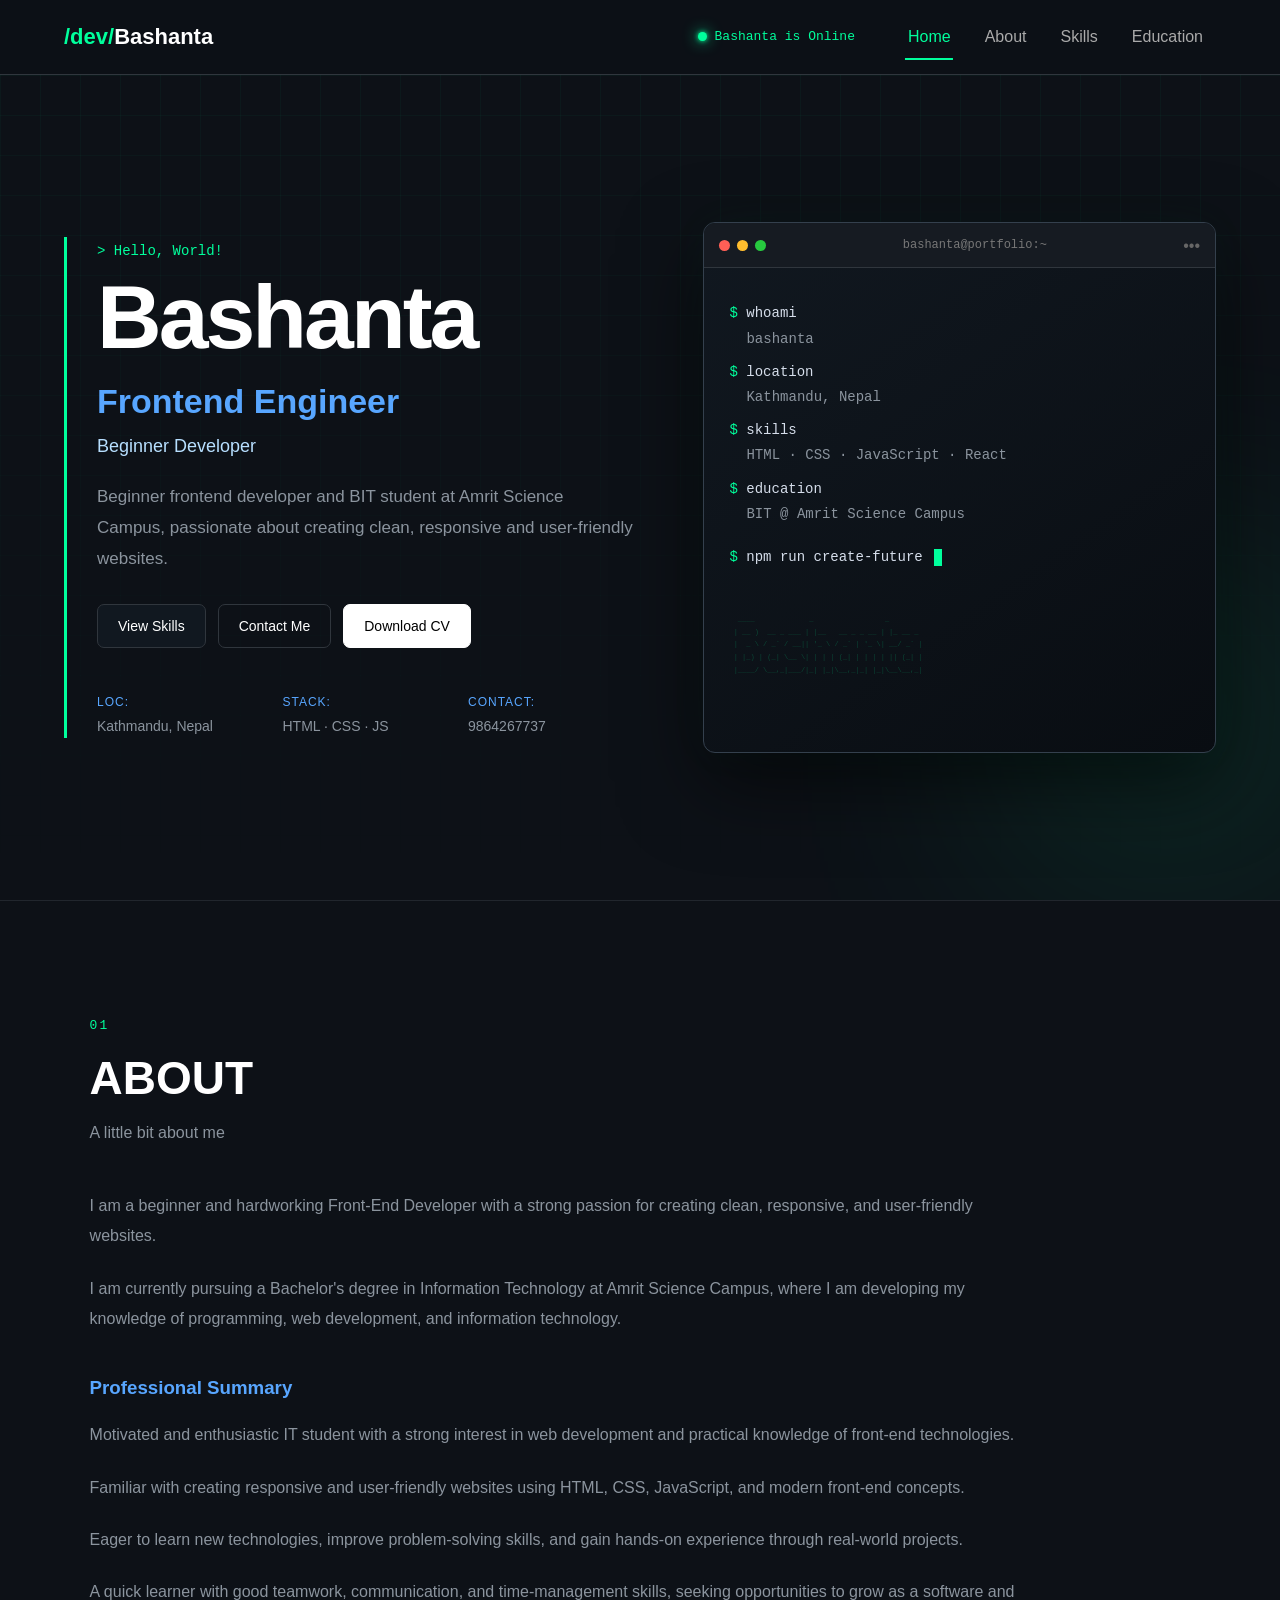
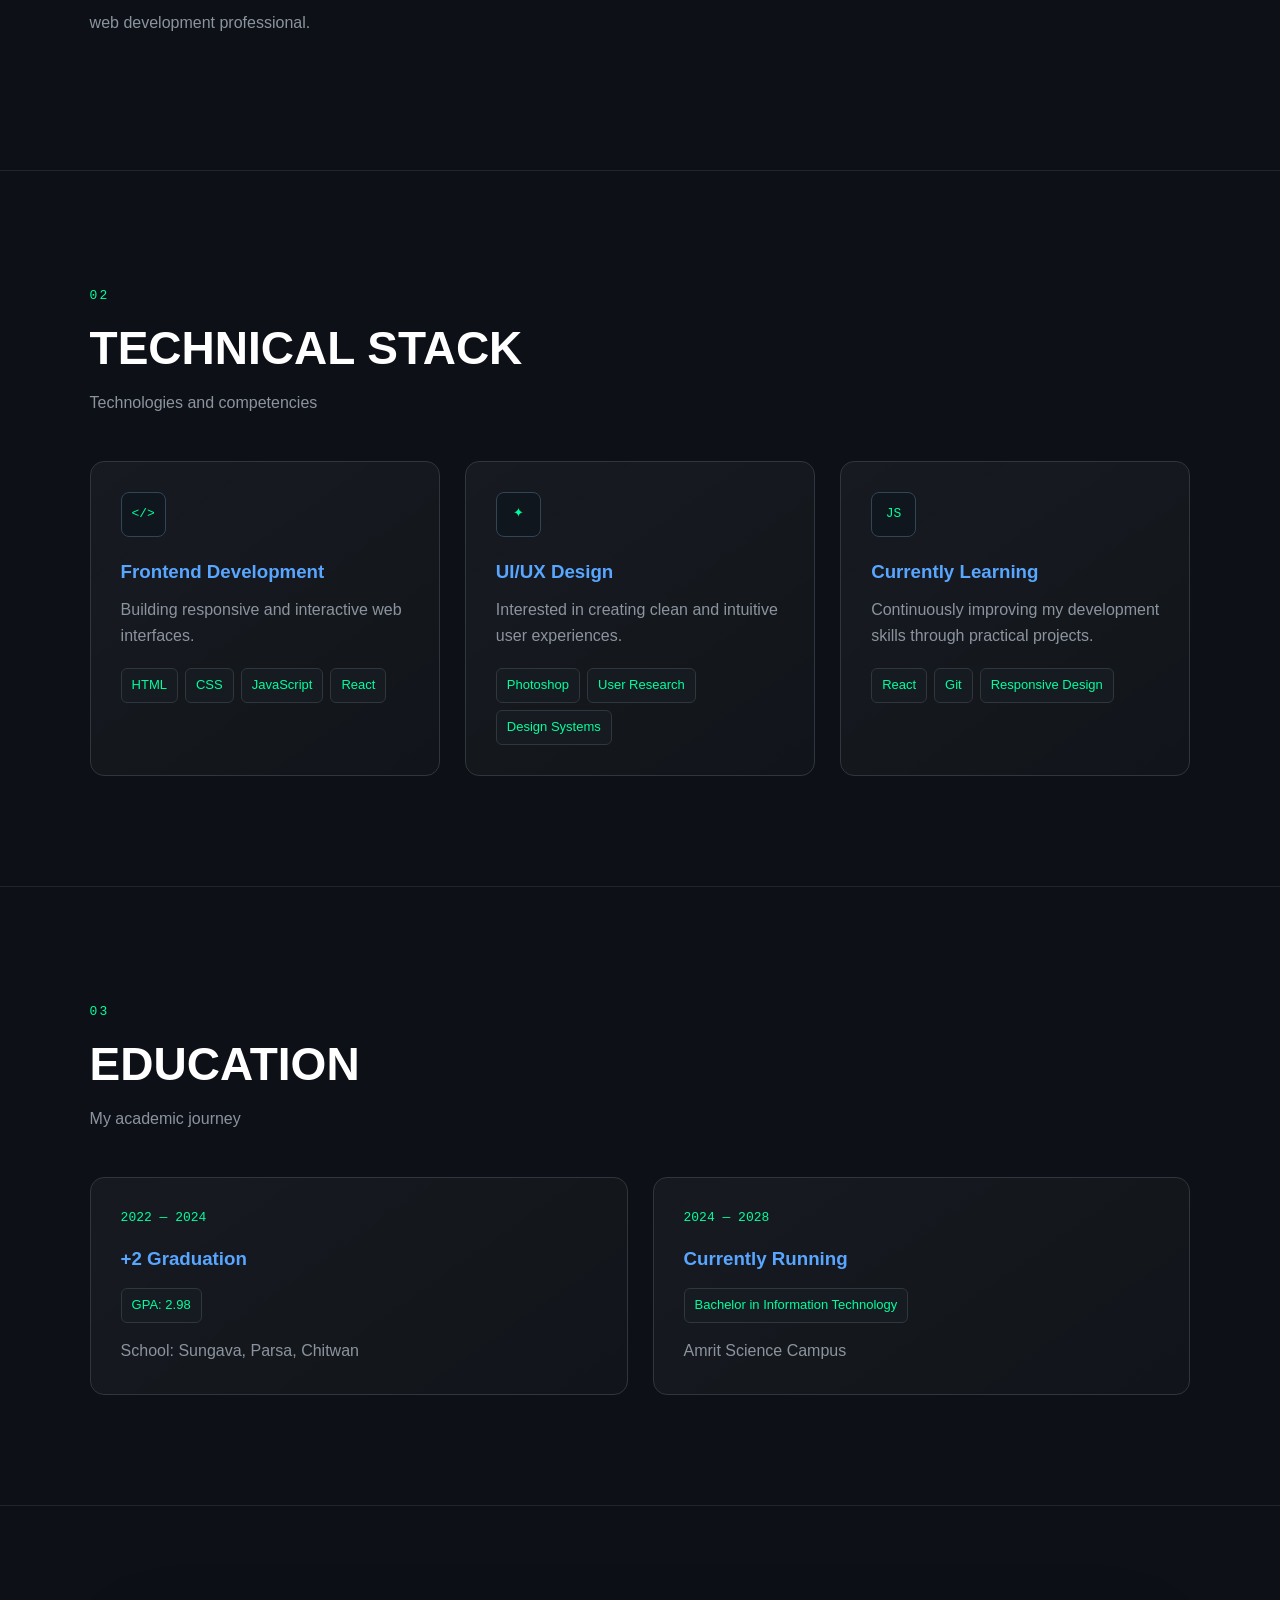
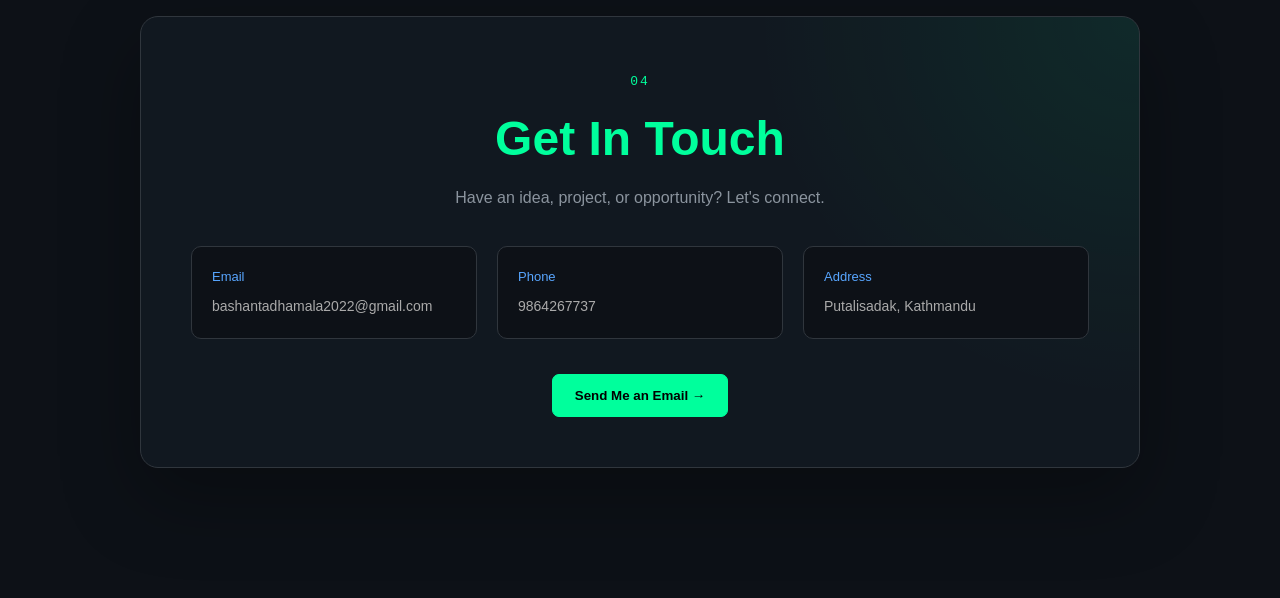
<file: index.html>
<!DOCTYPE html>
<html lang="en">

<head>
    <meta charset="UTF-8">
    <meta name="viewport" content="width=device-width, initial-scale=1.0">

    <title>Bashanta Dhamala | FrontEnd Developer | React </title>

    <link rel="stylesheet" href="assets/style.css">
</head>

<body>

    <!-- =========================
         Navigation
    ========================== -->

    <nav class="navbar">

        <div class="nav-inner">

            <a href="#home" class="brand">
                <span>/dev/</span>Bashanta
            </a>

            <div class="status-container">
                <span class="pulse-dot"></span>
                <span class="user-online">Bashanta is Online</span>
            </div>

            <button class="menu-toggle" aria-label="Open navigation">
                ☰
            </button>

            <ul class="nav-links">

                <li>
                    <a href="#home" class="nav-link active">
                        Home
                    </a>
                </li>

                <li>
                    <a href="#about" class="nav-link">
                        About
                    </a>
                </li>

                <li>
                    <a href="#skills" class="nav-link">
                        Skills
                    </a>
                </li>

                <li>
                    <a href="#education" class="nav-link">
                        Education
                    </a>
                </li>

            </ul>

        </div>

    </nav>


    <!-- =========================
         Home
    ========================== -->

    <section class="hero" id="home">

        <div class="hero-content">

            <div class="detail-container reveal">

                <span class="terminal-label">
                    &gt; Hello, World!
                </span>

                <h1>Bashanta</h1>

                <h2 class="typing-role">
                    Frontend Engineer
                </h2>

                <h3>Beginner Developer</h3>

                <p>
                    Beginner frontend developer and BIT student at
                    Amrit Science Campus, passionate about creating
                    clean, responsive and user-friendly websites.
                </p>

                <div class="buttons">

                    <button
                        class="view-projects"
                        data-target="skills">
                        View Skills
                    </button>

                    <button
                        class="contact-me"
                        data-target="contact">
                        Contact Me
                    </button>

                    <button
                        class="download-cv"
                        id="downloadCV">
                        Download CV
                    </button>

                </div>

                <div class="meta-grid">

                    <div class="meta-item">
                        <span class="meta-key">Loc:</span>
                        <span class="meta-val">
                            Kathmandu, Nepal
                        </span>
                    </div>

                    <div class="meta-item">
                        <span class="meta-key">Stack:</span>
                        <span class="meta-val">
                            HTML · CSS · JS
                        </span>
                    </div>

                    <div class="meta-item">
                        <span class="meta-key">Contact:</span>
                        <span class="meta-val">
                            9864267737
                        </span>
                    </div>

                </div>

            </div>


            <!-- =========================
                 Interactive Terminal
            ========================== -->

            <div class="terminal-wrapper reveal">

                <div class="terminal-window">

                    <div class="terminal-header">

                        <div class="terminal-buttons">
                            <span class="terminal-red"></span>
                            <span class="terminal-yellow"></span>
                            <span class="terminal-green"></span>
                        </div>

                        <span class="terminal-title">
                            bashanta@portfolio:~
                        </span>

                        <span class="terminal-menu">
                            •••
                        </span>

                    </div>

                    <div class="terminal-body">

                        <div class="terminal-line">
                            <span class="green">$</span>
                            whoami
                        </div>

                        <div class="terminal-output">
                            bashanta
                        </div>

                        <div class="terminal-line">
                            <span class="green">$</span>
                            location
                        </div>

                        <div class="terminal-output">
                            Kathmandu, Nepal
                        </div>

                        <div class="terminal-line">
                            <span class="green">$</span>
                            skills
                        </div>

                        <div class="terminal-output">
                            HTML · CSS · JavaScript · React
                        </div>

                        <div class="terminal-line">
                            <span class="green">$</span>
                            education
                        </div>

                        <div class="terminal-output">
                            BIT @ Amrit Science Campus
                        </div>

                        <div class="terminal-line terminal-command">

                            <span class="green">$</span>

                            <span id="terminalTyping"></span>

                            <span class="cursor"></span>

                        </div>

                        <div class="ascii-art">

<pre>
  ____             _                 _       
 | __ )  __ _ ___ | |__   __ _ _ __ | |_ __ _
 |  _ \ / _` / __|| '_ \ / _` | '_ \| __/ _` |
 | |_) | (_| \__ \| | | | (_| | | | | || (_| |
 |____/ \__,_|___/|_| |_|\__,_|_| |_|\__\__,_|
                   
</pre>

                        </div>

                    </div>

                </div>

                <div class="terminal-glow"></div>

            </div>

        </div>

    </section>


    <!-- =========================
         About
    ========================== -->

    <section class="page-section" id="about">

        <div class="section-heading reveal">

            <span class="section-number">01</span>

            <h2>ABOUT</h2>

            <p>
                A little bit about me
            </p>

        </div>

        <div class="about-container reveal">

            <p>
                I am a beginner and hardworking Front-End Developer
                with a strong passion for creating clean, responsive,
                and user-friendly websites.
            </p>

            <p>
                I am currently pursuing a Bachelor's degree in
                Information Technology at Amrit Science Campus,
                where I am developing my knowledge of programming,
                web development, and information technology.
            </p>

            <h3>Professional Summary</h3>

            <p>
                Motivated and enthusiastic IT student with a strong
                interest in web development and practical knowledge
                of front-end technologies.
            </p>

            <p>
                Familiar with creating responsive and user-friendly
                websites using HTML, CSS, JavaScript, and modern
                front-end concepts.
            </p>

            <p>
                Eager to learn new technologies, improve
                problem-solving skills, and gain hands-on experience
                through real-world projects.
            </p>

            <p>
                A quick learner with good teamwork, communication,
                and time-management skills, seeking opportunities
                to grow as a software and web development professional.
            </p>

        </div>

    </section>


    <!-- =========================
         Skills
    ========================== -->

    <section class="page-section" id="skills">

        <div class="section-heading reveal">

            <span class="section-number">02</span>

            <h2>TECHNICAL STACK</h2>

            <p>
                Technologies and competencies
            </p>

        </div>


        <div class="skill-grid">

            <div class="skill-category tilt-card reveal">

                <div class="card-icon">
                    &lt;/&gt;
                </div>

                <h3>Frontend Development</h3>

                <p>
                    Building responsive and interactive web interfaces.
                </p>

                <div class="tags">

                    <span class="tech-batch">HTML</span>
                    <span class="tech-batch">CSS</span>
                    <span class="tech-batch">JavaScript</span>
                    <span class="tech-batch">React</span>

                </div>

            </div>


            <div class="skill-category tilt-card reveal">

                <div class="card-icon">
                    ✦
                </div>

                <h3>UI/UX Design</h3>

                <p>
                    Interested in creating clean and intuitive
                    user experiences.
                </p>

                <div class="tags">

                    <span class="tech-batch">
                        Photoshop
                    </span>

                    <span class="tech-batch">
                        User Research
                    </span>

                    <span class="tech-batch">
                        Design Systems
                    </span>

                </div>

            </div>


            <div class="skill-category tilt-card reveal">

                <div class="card-icon">
                    JS
                </div>

                <h3>Currently Learning</h3>

                <p>
                    Continuously improving my development skills
                    through practical projects.
                </p>

                <div class="tags">

                    <span class="tech-batch">
                        React
                    </span>

                    <span class="tech-batch">
                        Git
                    </span>

                    <span class="tech-batch">
                        Responsive Design
                    </span>

                </div>

            </div>

        </div>

    </section>


    <!-- =========================
         Education
    ========================== -->

    <section class="page-section" id="education">

        <div class="section-heading reveal">

            <span class="section-number">03</span>

            <h2>EDUCATION</h2>

            <p>
                My academic journey
            </p>

        </div>


        <div class="education-grid">

            <div class="education-category tilt-card reveal">

                <div class="education-year">
                    2022 — 2024
                </div>

                <h3>+2 Graduation</h3>

                <span class="tech-batch">
                    GPA: 2.98
                </span>

                <p>
                    School: Sungava, Parsa, Chitwan
                </p>

            </div>


            <div class="education-category tilt-card reveal">

                <div class="education-year">
                    2024 — 2028
                </div>

                <h3>Currently Running</h3>

                <span class="tech-batch">
                    Bachelor in Information Technology
                </span>

                <p>
                    Amrit Science Campus
                </p>

            </div>

        </div>

    </section>


    <!-- =========================
         Contact
    ========================== -->

    <section class="contact-section" id="contact">

        <div class="contact-box reveal">

            <span class="section-number">04</span>

            <h2 class="bottom-title">
                Get In Touch
            </h2>

            <p class="contact-intro">
                Have an idea, project, or opportunity?
                Let's connect.
            </p>


            <div class="contact-grid">

                <div class="contact-item">

                    <span class="bottom-key">
                        Email
                    </span>

                    <span class="bottom-value">
                        bashantadhamala2022@gmail.com
                    </span>

                </div>


                <div class="contact-item">

                    <span class="bottom-key">
                        Phone
                    </span>

                    <span class="bottom-value">
                        9864267737
                    </span>

                </div>


                <div class="contact-item">

                    <span class="bottom-key">
                        Address
                    </span>

                    <span class="bottom-value">
                        Putalisadak, Kathmandu
                    </span>

                </div>

            </div>


            <button class="email-button" id="emailButton">
                Send Me an Email →
            </button>

        </div>

    </section>


    <!-- Back to top -->

    <button
        class="back-top"
        id="backTop"
        aria-label="Back to top">
        ↑
    </button>


    <script src="script.js"></script>

</body>

</html>
</file>
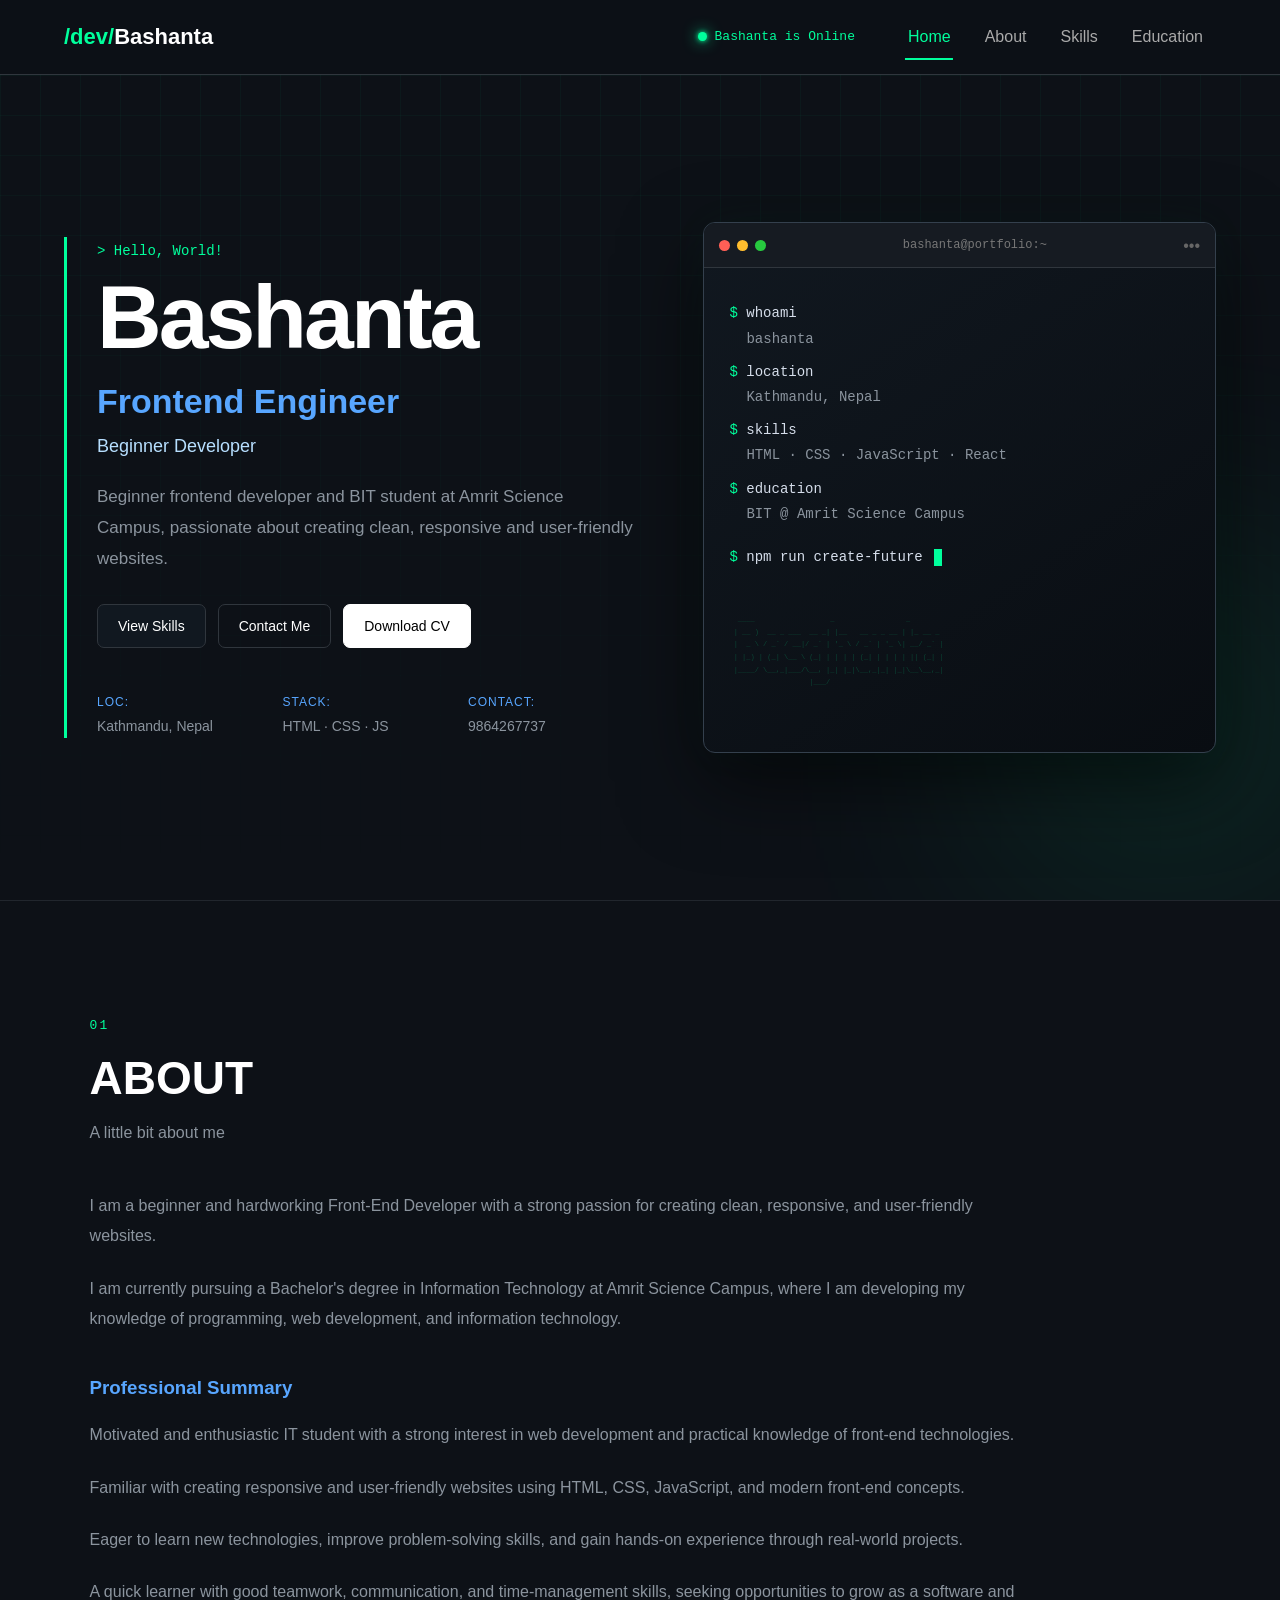
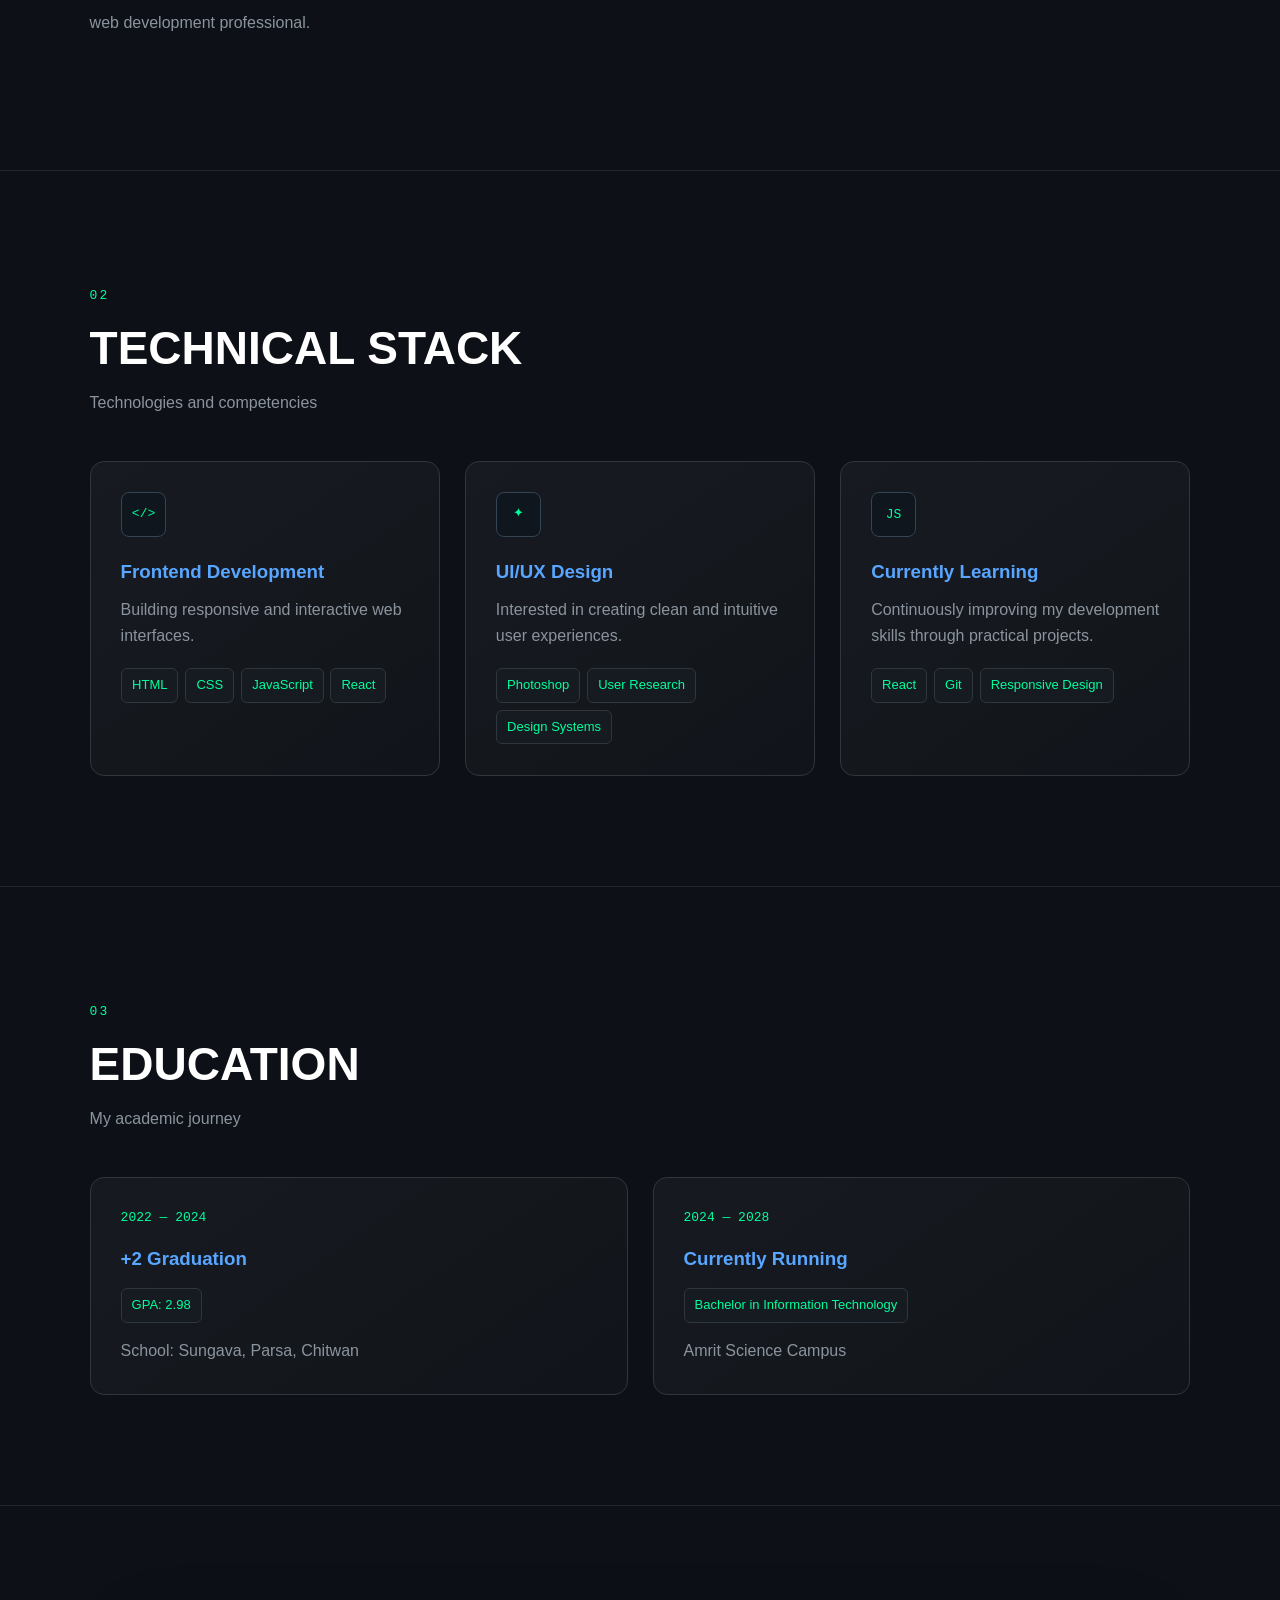
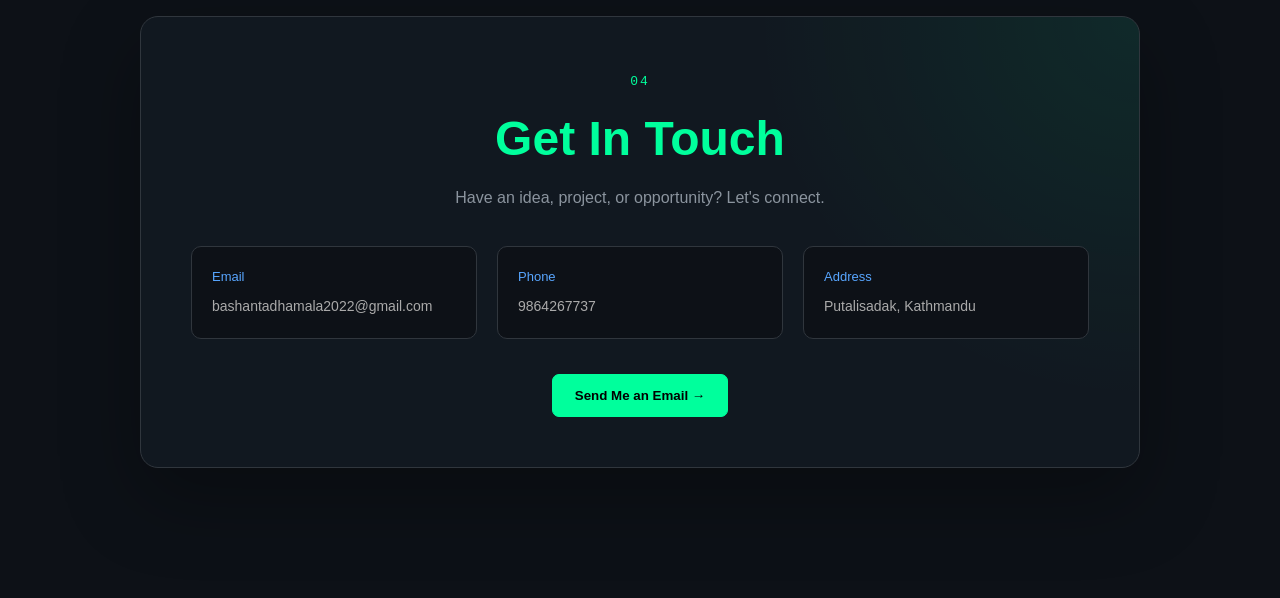
<file: CV website.html>
<!DOCTYPE html>
<html lang="en">

<head>
    <meta charset="UTF-8">
    <meta name="viewport" content="width=device-width, initial-scale=1.0">

    <title>/dev/Bashanta</title>

    <link rel="stylesheet" href="assets/style.css">
</head>

<body>

    <!-- =========================
         Navigation
    ========================== -->

    <nav class="navbar">

        <div class="nav-inner">

            <a href="#home" class="brand">
                <span>/dev/</span>Bashanta
            </a>

            <div class="status-container">
                <span class="pulse-dot"></span>
                <span class="user-online">Bashanta is Online</span>
            </div>

            <button class="menu-toggle" aria-label="Open navigation">
                ☰
            </button>

            <ul class="nav-links">

                <li>
                    <a href="#home" class="nav-link active">
                        Home
                    </a>
                </li>

                <li>
                    <a href="#about" class="nav-link">
                        About
                    </a>
                </li>

                <li>
                    <a href="#skills" class="nav-link">
                        Skills
                    </a>
                </li>

                <li>
                    <a href="#education" class="nav-link">
                        Education
                    </a>
                </li>

            </ul>

        </div>

    </nav>


    <!-- =========================
         Home
    ========================== -->

    <section class="hero" id="home">

        <div class="hero-content">

            <div class="detail-container reveal">

                <span class="terminal-label">
                    &gt; Hello, World!
                </span>

                <h1>Bashanta</h1>

                <h2 class="typing-role">
                    Frontend Engineer
                </h2>

                <h3>Beginner Developer</h3>

                <p>
                    Beginner frontend developer and BIT student at
                    Amrit Science Campus, passionate about creating
                    clean, responsive and user-friendly websites.
                </p>

                <div class="buttons">

                    <button
                        class="view-projects"
                        data-target="skills">
                        View Skills
                    </button>

                    <button
                        class="contact-me"
                        data-target="contact">
                        Contact Me
                    </button>

                    <button
                        class="download-cv"
                        id="downloadCV">
                        Download CV
                    </button>

                </div>

                <div class="meta-grid">

                    <div class="meta-item">
                        <span class="meta-key">Loc:</span>
                        <span class="meta-val">
                            Kathmandu, Nepal
                        </span>
                    </div>

                    <div class="meta-item">
                        <span class="meta-key">Stack:</span>
                        <span class="meta-val">
                            HTML · CSS · JS
                        </span>
                    </div>

                    <div class="meta-item">
                        <span class="meta-key">Contact:</span>
                        <span class="meta-val">
                            9864267737
                        </span>
                    </div>

                </div>

            </div>


            <!-- =========================
                 Interactive Terminal
            ========================== -->

            <div class="terminal-wrapper reveal">

                <div class="terminal-window">

                    <div class="terminal-header">

                        <div class="terminal-buttons">
                            <span class="terminal-red"></span>
                            <span class="terminal-yellow"></span>
                            <span class="terminal-green"></span>
                        </div>

                        <span class="terminal-title">
                            bashanta@portfolio:~
                        </span>

                        <span class="terminal-menu">
                            •••
                        </span>

                    </div>

                    <div class="terminal-body">

                        <div class="terminal-line">
                            <span class="green">$</span>
                            whoami
                        </div>

                        <div class="terminal-output">
                            bashanta
                        </div>

                        <div class="terminal-line">
                            <span class="green">$</span>
                            location
                        </div>

                        <div class="terminal-output">
                            Kathmandu, Nepal
                        </div>

                        <div class="terminal-line">
                            <span class="green">$</span>
                            skills
                        </div>

                        <div class="terminal-output">
                            HTML · CSS · JavaScript · React
                        </div>

                        <div class="terminal-line">
                            <span class="green">$</span>
                            education
                        </div>

                        <div class="terminal-output">
                            BIT @ Amrit Science Campus
                        </div>

                        <div class="terminal-line terminal-command">

                            <span class="green">$</span>

                            <span id="terminalTyping"></span>

                            <span class="cursor"></span>

                        </div>

                        <div class="ascii-art">

<pre>
  ____                  _                 _       
 | __ )  __ _ ___  __ _| |__   __ _ _ __ | |_ __ _
 |  _ \ / _` / __|/ _` | '_ \ / _` | '_ \| __/ _` |
 | |_) | (_| \__ \ (_| | | | | (_| | | | | || (_| |
 |____/ \__,_|___/\__, |_| |_|\__,_|_| |_|\__\__,_|
                   |___/
</pre>

                        </div>

                    </div>

                </div>

                <div class="terminal-glow"></div>

            </div>

        </div>

    </section>


    <!-- =========================
         About
    ========================== -->

    <section class="page-section" id="about">

        <div class="section-heading reveal">

            <span class="section-number">01</span>

            <h2>ABOUT</h2>

            <p>
                A little bit about me
            </p>

        </div>

        <div class="about-container reveal">

            <p>
                I am a beginner and hardworking Front-End Developer
                with a strong passion for creating clean, responsive,
                and user-friendly websites.
            </p>

            <p>
                I am currently pursuing a Bachelor's degree in
                Information Technology at Amrit Science Campus,
                where I am developing my knowledge of programming,
                web development, and information technology.
            </p>

            <h3>Professional Summary</h3>

            <p>
                Motivated and enthusiastic IT student with a strong
                interest in web development and practical knowledge
                of front-end technologies.
            </p>

            <p>
                Familiar with creating responsive and user-friendly
                websites using HTML, CSS, JavaScript, and modern
                front-end concepts.
            </p>

            <p>
                Eager to learn new technologies, improve
                problem-solving skills, and gain hands-on experience
                through real-world projects.
            </p>

            <p>
                A quick learner with good teamwork, communication,
                and time-management skills, seeking opportunities
                to grow as a software and web development professional.
            </p>

        </div>

    </section>


    <!-- =========================
         Skills
    ========================== -->

    <section class="page-section" id="skills">

        <div class="section-heading reveal">

            <span class="section-number">02</span>

            <h2>TECHNICAL STACK</h2>

            <p>
                Technologies and competencies
            </p>

        </div>


        <div class="skill-grid">

            <div class="skill-category tilt-card reveal">

                <div class="card-icon">
                    &lt;/&gt;
                </div>

                <h3>Frontend Development</h3>

                <p>
                    Building responsive and interactive web interfaces.
                </p>

                <div class="tags">

                    <span class="tech-batch">HTML</span>
                    <span class="tech-batch">CSS</span>
                    <span class="tech-batch">JavaScript</span>
                    <span class="tech-batch">React</span>

                </div>

            </div>


            <div class="skill-category tilt-card reveal">

                <div class="card-icon">
                    ✦
                </div>

                <h3>UI/UX Design</h3>

                <p>
                    Interested in creating clean and intuitive
                    user experiences.
                </p>

                <div class="tags">

                    <span class="tech-batch">
                        Photoshop
                    </span>

                    <span class="tech-batch">
                        User Research
                    </span>

                    <span class="tech-batch">
                        Design Systems
                    </span>

                </div>

            </div>


            <div class="skill-category tilt-card reveal">

                <div class="card-icon">
                    JS
                </div>

                <h3>Currently Learning</h3>

                <p>
                    Continuously improving my development skills
                    through practical projects.
                </p>

                <div class="tags">

                    <span class="tech-batch">
                        React
                    </span>

                    <span class="tech-batch">
                        Git
                    </span>

                    <span class="tech-batch">
                        Responsive Design
                    </span>

                </div>

            </div>

        </div>

    </section>


    <!-- =========================
         Education
    ========================== -->

    <section class="page-section" id="education">

        <div class="section-heading reveal">

            <span class="section-number">03</span>

            <h2>EDUCATION</h2>

            <p>
                My academic journey
            </p>

        </div>


        <div class="education-grid">

            <div class="education-category tilt-card reveal">

                <div class="education-year">
                    2022 — 2024
                </div>

                <h3>+2 Graduation</h3>

                <span class="tech-batch">
                    GPA: 2.98
                </span>

                <p>
                    School: Sungava, Parsa, Chitwan
                </p>

            </div>


            <div class="education-category tilt-card reveal">

                <div class="education-year">
                    2024 — 2028
                </div>

                <h3>Currently Running</h3>

                <span class="tech-batch">
                    Bachelor in Information Technology
                </span>

                <p>
                    Amrit Science Campus
                </p>

            </div>

        </div>

    </section>


    <!-- =========================
         Contact
    ========================== -->

    <section class="contact-section" id="contact">

        <div class="contact-box reveal">

            <span class="section-number">04</span>

            <h2 class="bottom-title">
                Get In Touch
            </h2>

            <p class="contact-intro">
                Have an idea, project, or opportunity?
                Let's connect.
            </p>


            <div class="contact-grid">

                <div class="contact-item">

                    <span class="bottom-key">
                        Email
                    </span>

                    <span class="bottom-value">
                        bashantadhamala2022@gmail.com
                    </span>

                </div>


                <div class="contact-item">

                    <span class="bottom-key">
                        Phone
                    </span>

                    <span class="bottom-value">
                        9864267737
                    </span>

                </div>


                <div class="contact-item">

                    <span class="bottom-key">
                        Address
                    </span>

                    <span class="bottom-value">
                        Putalisadak, Kathmandu
                    </span>

                </div>

            </div>


            <button class="email-button" id="emailButton">
                Send Me an Email →
            </button>

        </div>

    </section>


    <!-- Back to top -->

    <button
        class="back-top"
        id="backTop"
        aria-label="Back to top">
        ↑
    </button>


    <script src="script.js"></script>

</body>

</html>
</file>
<file: assets/style.css>
/* =========================================================
   RESET
========================================================= */

* {
    margin: 0;
    padding: 0;
    box-sizing: border-box;
}

html {
    scroll-behavior: smooth;
    scroll-padding-top: 90px;
}

body {
    background: #0d1117;
    color: #ffffff;
    font-family: Arial, sans-serif;
    line-height: 1.6;
    overflow-x: hidden;
}


/* =========================================================
   VARIABLES
========================================================= */

:root {
    --bg: #0d1117;
    --bg-light: #161b22;
    --border: #30363d;

    --green: #00ff9c;
    --green-dark: #00cc7a;

    --blue: #58a6ff;

    --text: #ffffff;
    --muted: #8b949e;

    --nav-height: 75px;
}


/* =========================================================
   NAVIGATION
========================================================= */

.navbar {
    height: var(--nav-height);

    position: sticky;
    top: 0;

    z-index: 1000;

    background: rgba(13, 17, 23, 0.88);

    backdrop-filter: blur(15px);
    -webkit-backdrop-filter: blur(15px);

    border-bottom: 1px solid var(--border);
}


.nav-inner {
    height: 100%;

    width: 90%;
    max-width: 1400px;

    margin: auto;

    display: flex;
    align-items: center;

    gap: 25px;
}


/* Brand */

.brand {
    text-decoration: none;

    color: white;

    font-size: 22px;
    font-weight: bold;

    white-space: nowrap;

    margin-right: auto;
}

.brand span {
    color: var(--green);
}


/* Status */

.status-container {
    display: flex;
    align-items: center;

    gap: 8px;

    margin-right: 15px;
}

.pulse-dot {
    width: 9px;
    height: 9px;

    border-radius: 50%;

    background: var(--green);

    box-shadow:
        0 0 5px var(--green),
        0 0 15px var(--green);

    animation: pulse 1.5s infinite;
}

.user-online {
    color: var(--green);

    font-family: "Courier New", monospace;

    font-size: 13px;
}


/* Navigation links */

.nav-links {
    list-style: none;

    display: flex;
    align-items: center;

    gap: 8px;
}

.nav-link {
    position: relative;

    display: block;

    padding: 8px 13px;

    color: #aaa;

    text-decoration: none;

    transition: 0.3s;
}

.nav-link::after {
    content: "";

    position: absolute;

    bottom: -2px;
    left: 50%;

    width: 0;
    height: 2px;

    background: var(--green);

    transform: translateX(-50%);

    transition: 0.3s;
}

.nav-link:hover,
.nav-link.active {
    color: var(--green);
}

.nav-link.active::after {
    width: 70%;
}


/* Mobile menu */

.menu-toggle {
    display: none;

    border: 1px solid var(--border);

    background: var(--bg-light);

    color: var(--green);

    padding: 8px 11px;

    border-radius: 6px;

    cursor: pointer;

    font-size: 20px;
}


/* =========================================================
   HERO
========================================================= */

.hero {
    min-height: calc(100vh - var(--nav-height));

    width: 100%;

    padding: 80px 5%;

    display: flex;
    align-items: center;

    position: relative;

    overflow: hidden;
}


/* Grid background */

.hero::before {
    content: "";

    position: absolute;

    inset: 0;

    background-image:
        linear-gradient(
            rgba(0, 255, 156, 0.035) 1px,
            transparent 1px
        ),
        linear-gradient(
            90deg,
            rgba(0, 255, 156, 0.035) 1px,
            transparent 1px
        );

    background-size: 40px 40px;

    mask-image:
        linear-gradient(
            to bottom,
            black,
            transparent
        );

    pointer-events: none;
}


.hero-content {
    position: relative;
    z-index: 1;

    width: 100%;
    max-width: 1350px;

    margin: auto;

    display: grid;

    grid-template-columns:
        minmax(0, 1fr)
        minmax(400px, 0.9fr);

    gap: 70px;

    align-items: center;
}


/* =========================================================
   HERO TEXT
========================================================= */

.detail-container {
    border-left: 3px solid var(--green);

    padding-left: 30px;

    max-width: 680px;
}

.terminal-label {
    color: var(--green);

    font-family: "Courier New", monospace;

    font-size: 14px;

    display: inline-block;

    margin-bottom: 10px;
}

.detail-container h1 {
    font-size: clamp(50px, 7vw, 90px);

    line-height: 1;

    margin-bottom: 12px;

    letter-spacing: -3px;
}

.typing-role {
    min-height: 43px;

    color: var(--blue);

    font-size: clamp(24px, 3vw, 34px);

    margin-bottom: 3px;
}

.detail-container h3 {
    color: #b7dfff;

    font-size: 18px;

    font-weight: normal;
}

.detail-container p {
    color: var(--muted);

    font-size: 17px;

    max-width: 650px;

    margin-top: 22px;

    line-height: 1.8;
}


/* =========================================================
   BUTTONS
========================================================= */

.buttons {
    margin-top: 30px;

    display: flex;

    flex-wrap: wrap;

    gap: 12px;
}

.buttons button {
    position: relative;

    overflow: hidden;

    padding: 13px 20px;

    border-radius: 7px;

    cursor: pointer;

    font-size: 14px;

    transition:
        transform 0.25s,
        border-color 0.25s,
        background 0.25s;

    border: 1px solid var(--border);
}

.buttons button:hover {
    transform: translateY(-3px);
}

.view-projects {
    color: white;

    background: #111820;
}

.view-projects:hover {
    border-color: var(--green);
    color: var(--green);
}

.contact-me {
    color: white;

    background: transparent;
}

.contact-me:hover {
    border-color: var(--green);
    color: var(--green);
}

.download-cv {
    color: #000;

    background: white;

    border-color: white !important;
}

.download-cv:hover {
    background: var(--green);
}


/* =========================================================
   META
========================================================= */

.meta-grid {
    margin-top: 45px;

    display: grid;

    grid-template-columns:
        repeat(3, 1fr);

    gap: 20px;
}

.meta-item {
    display: flex;

    flex-direction: column;

    gap: 3px;
}

.meta-key {
    color: var(--blue);

    font-size: 12px;

    text-transform: uppercase;

    letter-spacing: 1px;
}

.meta-val {
    color: var(--muted);

    font-size: 14px;
}


/* =========================================================
   TERMINAL
========================================================= */

.terminal-wrapper {
    position: relative;

    perspective: 1000px;
}

.terminal-window {
    position: relative;

    z-index: 2;

    width: 100%;

    min-height: 470px;

    background:
        linear-gradient(
            145deg,
            #111820,
            #090d12
        );

    border: 1px solid #34404d;

    border-radius: 12px;

    overflow: hidden;

    box-shadow:
        0 30px 80px rgba(0, 0, 0, 0.55),
        0 0 40px rgba(0, 255, 156, 0.04);

    transform-style: preserve-3d;

    transition: transform 0.15s ease-out;
}


/* Terminal top */

.terminal-header {
    height: 45px;

    padding: 0 15px;

    display: flex;

    align-items: center;

    border-bottom: 1px solid #30363d;

    background: #161b22;
}

.terminal-buttons {
    display: flex;

    gap: 7px;
}

.terminal-buttons span {
    width: 11px;
    height: 11px;

    border-radius: 50%;
}

.terminal-red {
    background: #ff5f56;
}

.terminal-yellow {
    background: #ffbd2e;
}

.terminal-green {
    background: #27c93f;
}

.terminal-title {
    margin: auto;

    color: #777;

    font-family: monospace;

    font-size: 12px;
}

.terminal-menu {
    color: #666;
}


/* Terminal content */

.terminal-body {
    padding: 25px;

    font-family:
        "Courier New",
        monospace;

    font-size: 14px;

    line-height: 1.8;
}

.terminal-line {
    color: #d6deeb;

    margin-top: 8px;
}

.green {
    color: var(--green);
}

.terminal-output {
    color: #8b949e;

    padding-left: 17px;
}

.terminal-command {
    margin-top: 18px;
}

.cursor {
    display: inline-block;

    width: 8px;
    height: 17px;

    background: var(--green);

    vertical-align: middle;

    margin-left: 3px;

    animation: blink 1s infinite;
}


/* ASCII */

.ascii-art {
    margin-top: 18px;

    color: rgba(0, 255, 156, 0.22);

    font-size: 7px;

    overflow: hidden;

    white-space: pre;
}


/* Green glow */

.terminal-glow {
    position: absolute;

    width: 300px;
    height: 300px;

    right: -100px;
    bottom: -120px;

    background: var(--green);

    filter: blur(130px);

    opacity: 0.12;

    pointer-events: none;
}


/* =========================================================
   GENERAL SECTIONS
========================================================= */

.page-section,
.contact-section {
    position: relative;

    padding: 110px 7%;

    border-top: 1px solid #21262d;
}

.section-heading {
    max-width: 1000px;

    margin-bottom: 45px;
}

.section-number {
    color: var(--green);

    font-family: "Courier New", monospace;

    font-size: 13px;

    letter-spacing: 2px;
}

.section-heading h2 {
    color: white;

    font-size: clamp(30px, 5vw, 46px);

    margin-top: 5px;

    margin-bottom: 5px;
}

.section-heading p {
    color: var(--muted);
}


/* =========================================================
   ABOUT
========================================================= */

.about-container {
    max-width: 950px;

    color: var(--muted);

    line-height: 1.9;

    font-size: 16px;
}

.about-container p {
    margin-bottom: 22px;
}

.about-container h3 {
    color: var(--blue);

    margin:
        35px
        0
        15px;
}


/* =========================================================
   SKILLS
========================================================= */

.skill-grid {
    display: grid;

    grid-template-columns:
        repeat(
            auto-fit,
            minmax(280px, 1fr)
        );

    gap: 25px;
}

.skill-category {
    position: relative;

    padding: 30px;

    min-height: 250px;

    background:
        linear-gradient(
            145deg,
            rgba(255, 255, 255, 0.045),
            rgba(255, 255, 255, 0.015)
        );

    border: 1px solid var(--border);

    border-radius: 14px;

    transform-style: preserve-3d;

    transition:
        border-color 0.3s,
        box-shadow 0.3s;
}

.skill-category:hover {
    border-color: var(--green);

    box-shadow:
        0 20px 50px rgba(0, 0, 0, 0.3);
}

.card-icon {
    width: 45px;
    height: 45px;

    display: grid;
    place-items: center;

    margin-bottom: 20px;

    color: var(--green);

    border: 1px solid #345;

    border-radius: 8px;

    background: #10161d;

    font-family: monospace;
}

.skill-category h3 {
    color: var(--blue);

    margin-bottom: 10px;
}

.skill-category p {
    color: var(--muted);

    margin-bottom: 20px;
}

.tags {
    display: flex;

    flex-wrap: wrap;

    gap: 7px;
}

.tech-batch {
    display: inline-block;

    color: var(--green);

    background: #161b22;

    border: 1px solid #30363d;

    border-radius: 6px;

    padding: 6px 10px;

    font-size: 13px;
}


/* =========================================================
   EDUCATION
========================================================= */

.education-grid {
    display: grid;

    grid-template-columns:
        repeat(
            auto-fit,
            minmax(280px, 1fr)
        );

    gap: 25px;
}

.education-category {
    padding: 30px;

    background:
        linear-gradient(
            145deg,
            rgba(255,255,255,0.04),
            rgba(255,255,255,0.015)
        );

    border: 1px solid var(--border);

    border-radius: 14px;

    transition: 0.3s;
}

.education-category:hover {
    border-color: var(--green);
}

.education-year {
    color: var(--green);

    font-family: monospace;

    font-size: 13px;

    margin-bottom: 15px;
}

.education-category h3 {
    color: var(--blue);

    margin-bottom: 15px;
}

.education-category p {
    color: var(--muted);

    margin-top: 15px;
}


/* =========================================================
   CONTACT
========================================================= */

.contact-section {
    padding-bottom: 130px;
}

.contact-box {
    max-width: 1000px;

    margin: auto;

    padding: 50px;

    text-align: center;

    background:
        radial-gradient(
            circle at top right,
            rgba(0,255,156,0.08),
            transparent 35%
        ),
        #111820;

    border: 1px solid var(--border);

    border-radius: 18px;

    box-shadow:
        0 30px 80px rgba(0,0,0,0.3);
}

.bottom-title {
    color: var(--green);

    font-size: clamp(32px, 5vw, 48px);

    margin: 8px 0;
}

.contact-intro {
    color: var(--muted);

    margin-bottom: 35px;
}

.contact-grid {
    display: grid;

    grid-template-columns:
        repeat(3, 1fr);

    gap: 20px;

    text-align: left;
}

.contact-item {
    padding: 20px;

    background: #0d1117;

    border: 1px solid var(--border);

    border-radius: 10px;
}

.bottom-key {
    display: block;

    color: var(--blue);

    font-size: 13px;

    margin-bottom: 5px;
}

.bottom-value {
    color: #aaa;

    font-size: 14px;

    word-break: break-word;
}

.email-button {
    margin-top: 35px;

    padding: 13px 22px;

    border: 1px solid var(--green);

    border-radius: 7px;

    color: #000;

    background: var(--green);

    cursor: pointer;

    font-weight: bold;

    transition: 0.3s;
}

.email-button:hover {
    background: transparent;

    color: var(--green);

    transform: translateY(-3px);
}


/* =========================================================
   BACK TO TOP
========================================================= */

.back-top {
    position: fixed;

    right: 25px;
    bottom: 25px;

    width: 45px;
    height: 45px;

    border-radius: 50%;

    border: 1px solid var(--green);

    background: #0d1117;

    color: var(--green);

    font-size: 20px;

    cursor: pointer;

    opacity: 0;
    visibility: hidden;

    transform: translateY(15px);

    transition: 0.3s;

    z-index: 999;
}

.back-top.show {
    opacity: 1;
    visibility: visible;

    transform: translateY(0);
}

.back-top:hover {
    background: var(--green);

    color: #000;
}


/* =========================================================
   REVEAL ANIMATION
========================================================= */

.reveal {
    opacity: 0;

    transform: translateY(35px);

    transition:
        opacity 0.8s ease,
        transform 0.8s ease;
}

.reveal.visible {
    opacity: 1;

    transform: translateY(0);
}


/* =========================================================
   ANIMATIONS
========================================================= */

@keyframes pulse {

    0% {
        box-shadow: 0 0 5px var(--green);
    }

    50% {
        box-shadow:
            0 0 20px var(--green),
            0 0 35px rgba(0,255,156,0.3);
    }

    100% {
        box-shadow: 0 0 5px var(--green);
    }
}

@keyframes blink {

    0%,
    49% {
        opacity: 1;
    }

    50%,
    100% {
        opacity: 0;
    }
}


/* =========================================================
   RIPPLE
========================================================= */

.ripple {
    position: absolute;

    border-radius: 50%;

    background: rgba(255,255,255,0.35);

    pointer-events: none;

    transform: scale(0);

    animation: rippleAnimation 0.6s linear;
}

@keyframes rippleAnimation {

    to {
        transform: scale(2);

        opacity: 0;
    }
}


/* =========================================================
   MOBILE
========================================================= */

@media (max-width: 1000px) {

    .hero-content {
        grid-template-columns: 1fr;

        gap: 60px;
    }

    .terminal-wrapper {
        max-width: 700px;

        width: 100%;

        margin: auto;
    }

    .contact-grid {
        grid-template-columns: 1fr;
    }

}


@media (max-width: 768px) {

    .nav-inner {
        width: 92%;
    }

    .status-container {
        display: none;
    }

    .menu-toggle {
        display: block;
    }

    .nav-links {
        position: absolute;

        top: var(--nav-height);
        left: 0;

        width: 100%;

        display: none;

        flex-direction: column;

        align-items: stretch;

        gap: 0;

        padding: 10px;

        background: #0d1117;

        border-bottom: 1px solid var(--border);
    }

    .nav-links.open {
        display: flex;
    }

    .nav-link {
        padding: 13px 18px;
    }

    .nav-link::after {
        display: none;
    }

    .hero {
        padding: 60px 7%;
    }

    .detail-container {
        padding-left: 20px;
    }

    .meta-grid {
        grid-template-columns: 1fr;
    }

    .page-section,
    .contact-section {
        padding: 80px 7%;
    }

    .contact-box {
        padding: 30px 20px;
    }

}


@media (max-width: 480px) {

    .brand {
        font-size: 19px;
    }

    .hero {
        padding-top: 45px;
    }

    .detail-container h1 {
        letter-spacing: -2px;
    }

    .terminal-window {
        min-height: 420px;
    }

    .terminal-body {
        padding: 18px;

        font-size: 12px;
    }

    .ascii-art {
        font-size: 4px;
    }

    .buttons {
        flex-direction: column;
    }

    .buttons button {
        width: 100%;
    }

}


/* =========================================================
   ACCESSIBILITY
========================================================= */

@media (prefers-reduced-motion: reduce) {

    *,
    *::before,
    *::after {
        scroll-behavior: auto !important;

        animation-duration: 0.01ms !important;
        animation-iteration-count: 1 !important;

        transition-duration: 0.01ms !important;
    }
}
</file>
